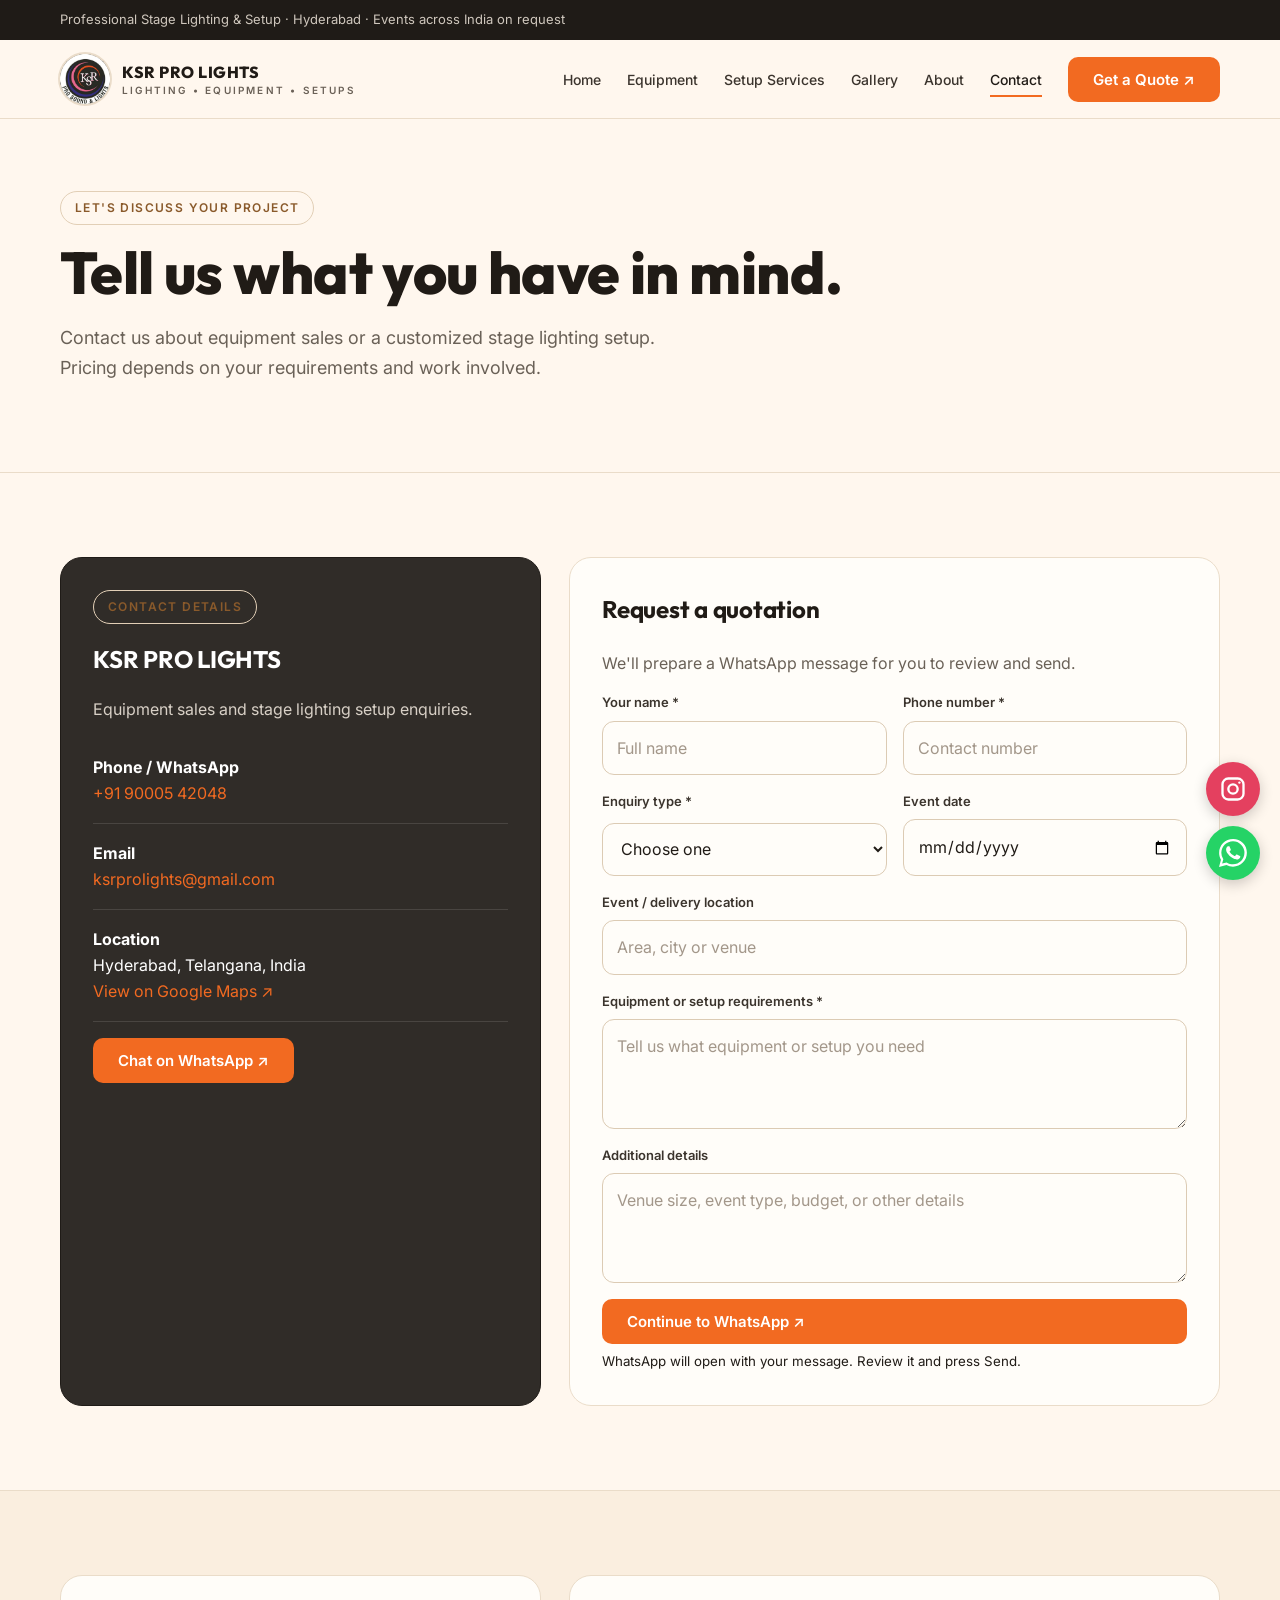
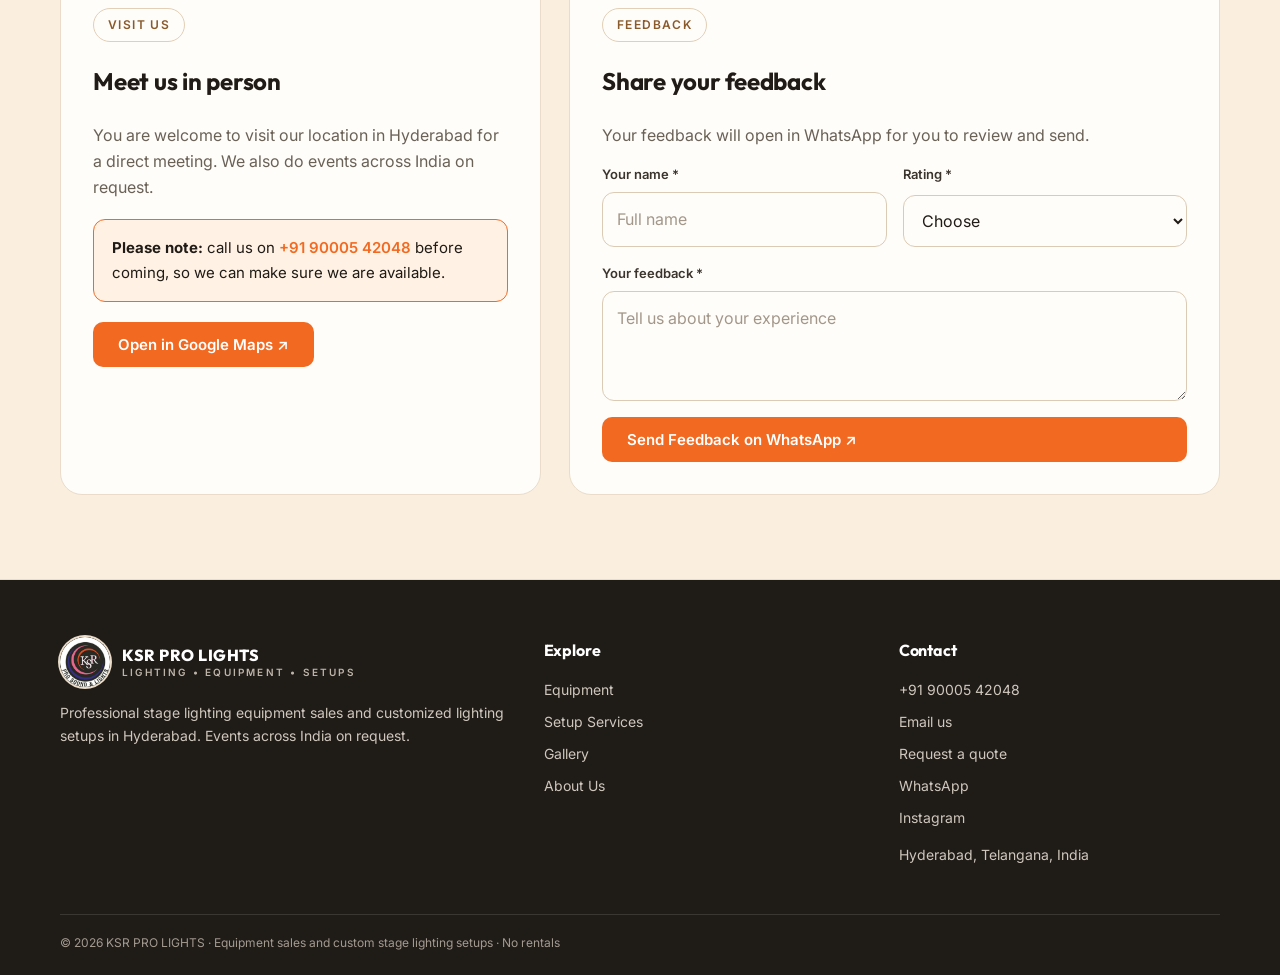
<file: contact.html>
<!doctype html><html lang="en"><head><meta charset="utf-8"><meta name="viewport" content="width=device-width,initial-scale=1"><meta name="description" content="Contact KSR PRO LIGHTS in Hyderabad for equipment sales and stage setup quotations."><title>Contact Us | KSR PRO LIGHTS</title><link rel="icon" href="logo.jpg"><link rel="preconnect" href="https://fonts.googleapis.com"><link rel="preconnect" href="https://fonts.gstatic.com" crossorigin><link href="https://fonts.googleapis.com/css2?family=Inter:wght@400;500;600;700&family=Outfit:wght@600;700;800&display=swap" rel="stylesheet"><meta name="theme-color" content="#0b0b10"><link rel="stylesheet" href="styles.css"></head><body><div class="top"><div class="wrap"><span>Professional Stage Lighting & Setup · Hyderabad · Events across India on request</span></div></div><header><div class="wrap nav"><a class="logo" href="index.html"><img class="mark" width="50" height="50" src="logo.jpg" alt="KSR Pro Sound &amp; Lights logo"><span>KSR PRO LIGHTS<small>LIGHTING • EQUIPMENT • SETUPS</small></span></a><button class="menu" aria-label="Toggle menu">☰</button><nav class="links"><a data-page="index.html" href="index.html">Home</a><a data-page="equipment.html" href="equipment.html">Equipment</a><a data-page="services.html" href="services.html">Setup Services</a><a data-page="gallery.html" href="gallery.html">Gallery</a><a data-page="about.html" href="about.html">About</a><a data-page="contact.html" href="contact.html">Contact</a><a class="btn primary" href="contact.html">Get a Quote ↗</a></nav></div></header><main><section class="pagehero"><div class="wrap"><span class="tag">LET'S DISCUSS YOUR PROJECT</span><h1>Tell us what you have in mind.</h1><p>Contact us about equipment sales or a customized stage lighting setup. Pricing depends on your requirements and work involved.</p></div></section><section class="section"><div class="wrap contactgrid"><aside class="panel"><span class="tag">CONTACT DETAILS</span><h2>KSR PRO LIGHTS</h2><p>Equipment sales and stage lighting setup enquiries.</p><div class="line"><b>Phone / WhatsApp</b><br><a href="tel:+919000542048">+91 90005 42048</a></div><div class="line"><b>Email</b><br><a href="mailto:ksrprolights@gmail.com">ksrprolights@gmail.com</a></div><div class="line"><b>Location</b><br>Hyderabad, Telangana, India<br><a href="https://maps.app.goo.gl/J4GzBbFniM7X2FqH8?g_st=aw" target="_blank" rel="noopener">View on Google Maps ↗</a></div><p><a class="btn primary" href="https://wa.me/919000542048" target="_blank">Chat on WhatsApp ↗</a></p></aside><form class="form" id="quoteform"><h2 style="margin-top:0">Request a quotation</h2><p>We'll prepare a WhatsApp message for you to review and send.</p><div class="fields"><div class="field"><label>Your name *</label><input name="name" required placeholder="Full name"></div><div class="field"><label>Phone number *</label><input name="phone" type="tel" required placeholder="Contact number"></div><div class="field"><label>Enquiry type *</label><select name="type" required><option value="">Choose one</option><option>Equipment purchase</option><option>Stage lighting setup</option><option>Equipment and setup</option><option>Other enquiry</option></select></div><div class="field"><label>Event date</label><input name="date" type="date"></div><div class="field full"><label>Event / delivery location</label><input name="location" placeholder="Area, city or venue"></div><div class="field full"><label>Equipment or setup requirements *</label><textarea name="requirements" required placeholder="Tell us what equipment or setup you need"></textarea></div><div class="field full"><label>Additional details</label><textarea name="message" placeholder="Venue size, event type, budget, or other details"></textarea></div><div class="field full"><button class="btn primary" type="submit">Continue to WhatsApp ↗</button><small>WhatsApp will open with your message. Review it and press Send.</small></div></div></form></div></section><section class="section soft"><div class="wrap contactgrid"><div class="form"><span class="tag">Visit Us</span><h2>Meet us in person</h2><p>You are welcome to visit our location in Hyderabad for a direct meeting. We also do events across India on request.</p><div class="caution"><b>Please note:</b> call us on <a href="tel:+919000542048">+91 90005 42048</a> before coming, so we can make sure we are available.</div><p style="margin-top:20px"><a class="btn primary" href="https://maps.app.goo.gl/J4GzBbFniM7X2FqH8?g_st=aw" target="_blank" rel="noopener">Open in Google Maps ↗</a></p></div><form class="form" id="feedbackform"><span class="tag">Feedback</span><h2>Share your feedback</h2><p>Your feedback will open in WhatsApp for you to review and send.</p><div class="fields"><div class="field"><label>Your name *</label><input name="name" required placeholder="Full name"></div><div class="field"><label>Rating *</label><select name="rating" required><option value="">Choose</option><option>5 - Excellent</option><option>4 - Good</option><option>3 - Average</option><option>2 - Poor</option><option>1 - Very poor</option></select></div><div class="field full"><label>Your feedback *</label><textarea name="message" required placeholder="Tell us about your experience"></textarea></div><div class="field full"><button class="btn primary" type="submit">Send Feedback on WhatsApp ↗</button></div></div></form></div></section></main><footer class="footer"><div class="wrap"><div class="footgrid"><div><div class="logo"><img class="mark" src="logo.jpg" alt="KSR Pro Sound &amp; Lights logo"><span>KSR PRO LIGHTS<small style="color:#ccc">LIGHTING • EQUIPMENT • SETUPS</small></span></div><p>Professional stage lighting equipment sales and customized lighting setups in Hyderabad. Events across India on request.</p></div><div><h4>Explore</h4><div class="footlinks"><a href="equipment.html">Equipment</a><a href="services.html">Setup Services</a><a href="gallery.html">Gallery</a><a href="about.html">About Us</a></div></div><div><h4>Contact</h4><div class="footlinks"><a href="tel:+919000542048">+91 90005 42048</a><a href="mailto:ksrprolights@gmail.com">Email us</a><a href="contact.html">Request a quote</a><a href="https://wa.me/919000542048">WhatsApp</a><a href="https://www.instagram.com/ksr_pro_lights/" target="_blank" rel="noopener">Instagram</a></div><p>Hyderabad, Telangana, India</p></div></div><div class="bottom">© <span data-year></span> KSR PRO LIGHTS · Equipment sales and custom stage lighting setups · No rentals</div></div></footer><a class="ig" aria-label="Instagram" href="https://www.instagram.com/ksr_pro_lights/" target="_blank" rel="noopener"><svg viewBox="0 0 24 24" width="28" height="28" fill="none" stroke="currentColor" stroke-width="2" stroke-linecap="round" stroke-linejoin="round"><rect x="3" y="3" width="18" height="18" rx="5"/><circle cx="12" cy="12" r="4"/><circle cx="17.500" cy="6.500" r="1" fill="currentColor" stroke="none"/></svg></a><a class="wa" aria-label="WhatsApp" href="https://wa.me/919000542048?text=Hello%20KSR%20PRO%20LIGHTS%2C%20I%20would%20like%20to%20enquire." target="_blank" rel="noopener"><svg viewBox="0 0 24 24" width="28" height="28" fill="currentColor"><path d="M20.5 3.5A11.9 11.9 0 0 0 12 0C5.4 0 .1 5.3.1 11.9c0 2.1.6 4.1 1.600 5.900L0 24l6.400-1.700a12 12 0 0 0 5.600 1.400c6.600 0 11.900-5.300 11.900-11.900 0-3.200-1.200-6.200-3.400-8.300zM12 21.700c-1.800 0-3.600-.5-5.100-1.400l-.4-.2-3.800 1 1-3.700-.2-.4a9.800 9.800 0 0 1-1.500-5.200C2.100 6.400 6.500 2 12 2c2.600 0 5.100 1 6.900 2.900a9.700 9.700 0 0 1 2.900 6.900c0 5.400-4.400 9.900-9.800 9.900zm5.400-7.400c-.3-.1-1.800-.9-2-1-.3-.1-.5-.1-.7.1l-.9 1.100c-.2.200-.3.200-.6.100a8 8 0 0 1-4-3.500c-.3-.5.300-.5.900-1.600.1-.2 0-.4 0-.5l-.9-2.200c-.2-.6-.5-.5-.7-.5h-.6c-.2 0-.5.100-.8.400-.3.300-1 1-1 2.500s1.100 2.900 1.200 3.100c.1.200 2.100 3.200 5.100 4.500 1.900.8 2.600.9 3.600.7.600-.1 1.800-.7 2-1.400.3-.7.300-1.300.2-1.400-.1-.1-.3-.2-.6-.3z"/></svg></a><script src="script.js"></script></body></html>
</file>
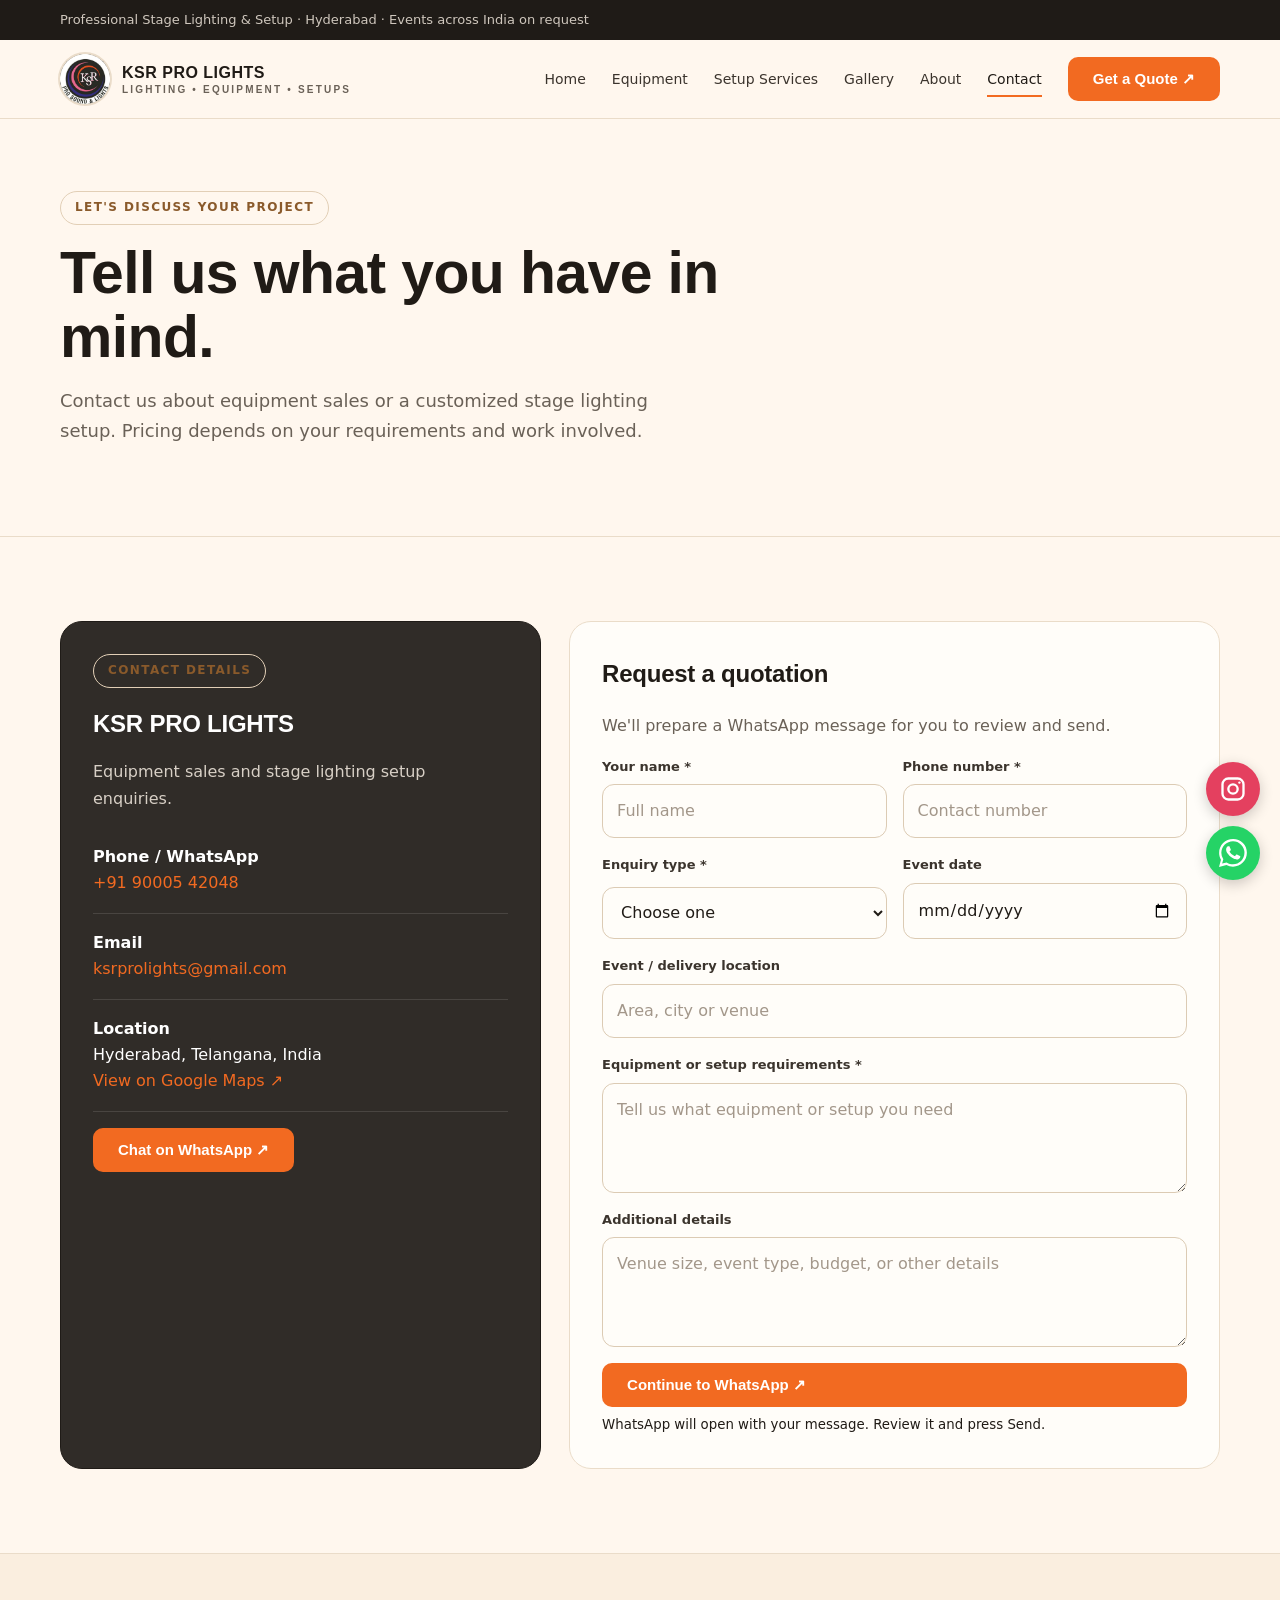
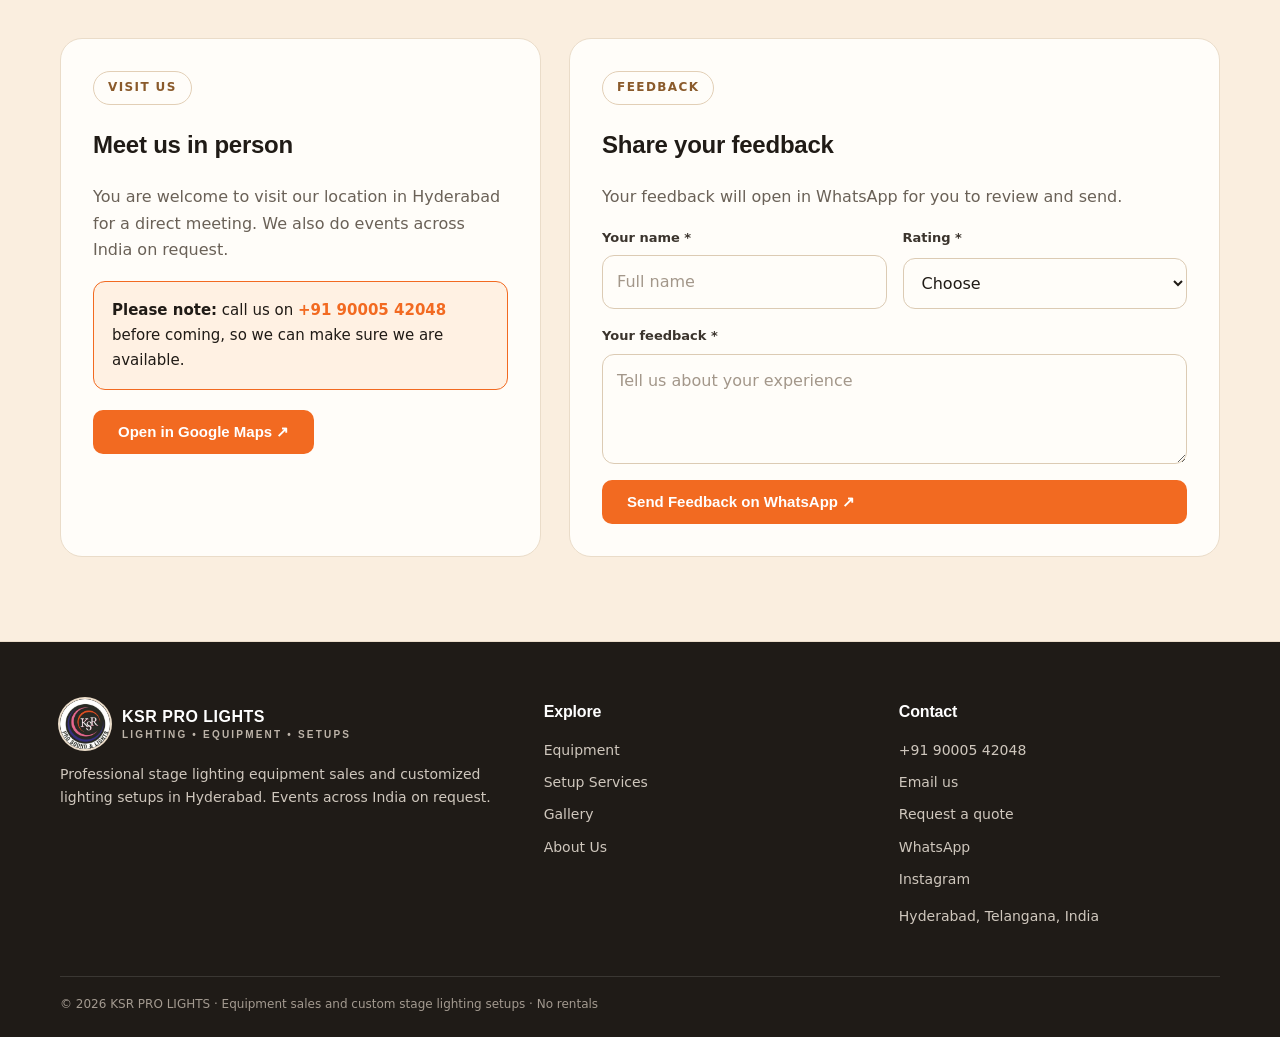
<file: ksr-pro-lights/contact.html>
<!doctype html><html lang="en"><head><meta charset="utf-8"><meta http-equiv="Content-Security-Policy" content="default-src 'self'; script-src 'self'; style-src 'self' https://fonts.googleapis.com; font-src https://fonts.gstatic.com; img-src 'self' data: https://images.unsplash.com; connect-src 'none'; object-src 'none'; base-uri 'self'; form-action 'none'; frame-src 'none'"><meta name="referrer" content="strict-origin-when-cross-origin"><meta name="viewport" content="width=device-width,initial-scale=1"><meta name="description" content="Contact KSR PRO LIGHTS in Hyderabad for equipment sales and stage setup quotations."><title>Contact Us | KSR PRO LIGHTS</title><link rel="icon" href="logo.jpg"><link rel="preconnect" href="https://fonts.googleapis.com"><link rel="preconnect" href="https://fonts.gstatic.com" crossorigin><link href="https://fonts.googleapis.com/css2?family=Inter:wght@400;500;600;700&family=Outfit:wght@600;700;800&display=swap" rel="stylesheet"><meta name="theme-color" content="#0b0b10"><link rel="stylesheet" href="styles.css"></head><body><div class="top"><div class="wrap"><span>Professional Stage Lighting & Setup · Hyderabad · Events across India on request</span></div></div><header><div class="wrap nav"><a class="logo" href="index.html"><img class="mark" width="50" height="50" src="logo.jpg" alt="KSR Pro Sound &amp; Lights logo"><span>KSR PRO LIGHTS<small>LIGHTING • EQUIPMENT • SETUPS</small></span></a><button class="menu" aria-label="Toggle menu">☰</button><nav class="links"><a data-page="index.html" href="index.html">Home</a><a data-page="equipment.html" href="equipment.html">Equipment</a><a data-page="services.html" href="services.html">Setup Services</a><a data-page="gallery.html" href="gallery.html">Gallery</a><a data-page="about.html" href="about.html">About</a><a data-page="contact.html" href="contact.html">Contact</a><a class="btn primary" href="contact.html">Get a Quote ↗</a></nav></div></header><main><section class="pagehero"><div class="wrap"><span class="tag">LET'S DISCUSS YOUR PROJECT</span><h1>Tell us what you have in mind.</h1><p>Contact us about equipment sales or a customized stage lighting setup. Pricing depends on your requirements and work involved.</p></div></section><section class="section"><div class="wrap contactgrid"><aside class="panel"><span class="tag">CONTACT DETAILS</span><h2>KSR PRO LIGHTS</h2><p>Equipment sales and stage lighting setup enquiries.</p><div class="line"><b>Phone / WhatsApp</b><br><a href="tel:+919000542048">+91 90005 42048</a></div><div class="line"><b>Email</b><br><a href="mailto:ksrprolights@gmail.com">ksrprolights@gmail.com</a></div><div class="line"><b>Location</b><br>Hyderabad, Telangana, India<br><a href="https://maps.app.goo.gl/J4GzBbFniM7X2FqH8" target="_blank" rel="noopener noreferrer">View on Google Maps ↗</a></div><p><a class="btn primary" href="https://wa.me/919000542048" target="_blank" rel="noopener noreferrer">Chat on WhatsApp ↗</a></p></aside><form class="form" id="quoteform"><h2 class="u-mt0">Request a quotation</h2><p>We'll prepare a WhatsApp message for you to review and send.</p><div class="fields"><div class="field"><label>Your name *</label><input name="name" required maxlength="80" autocomplete="name" placeholder="Full name"></div><div class="field"><label>Phone number *</label><input name="phone" type="tel" required maxlength="16" pattern="[0-9+\- ]{8,16}" inputmode="tel" autocomplete="tel" title="Enter a valid phone number" placeholder="Contact number"></div><div class="field"><label>Enquiry type *</label><select name="type" required><option value="">Choose one</option><option>Equipment purchase</option><option>Stage lighting setup</option><option>Equipment and setup</option><option>Other enquiry</option></select></div><div class="field"><label>Event date</label><input name="date" type="date"></div><div class="field full"><label>Event / delivery location</label><input name="location" maxlength="120" placeholder="Area, city or venue"></div><div class="field full"><label>Equipment or setup requirements *</label><textarea name="requirements" required maxlength="600" placeholder="Tell us what equipment or setup you need"></textarea></div><div class="field full"><label>Additional details</label><textarea name="message" maxlength="600" placeholder="Venue size, event type, budget, or other details"></textarea></div><div class="field full"><button class="btn primary" type="submit">Continue to WhatsApp ↗</button><small>WhatsApp will open with your message. Review it and press Send.</small></div></div></form></div></section><section class="section soft"><div class="wrap contactgrid"><div class="form"><span class="tag">Visit Us</span><h2>Meet us in person</h2><p>You are welcome to visit our location in Hyderabad for a direct meeting. We also do events across India on request.</p><div class="caution"><b>Please note:</b> call us on <a href="tel:+919000542048">+91 90005 42048</a> before coming, so we can make sure we are available.</div><p class="u-mt20"><a class="btn primary" href="https://maps.app.goo.gl/J4GzBbFniM7X2FqH8" target="_blank" rel="noopener noreferrer">Open in Google Maps ↗</a></p></div><form class="form" id="feedbackform"><span class="tag">Feedback</span><h2>Share your feedback</h2><p>Your feedback will open in WhatsApp for you to review and send.</p><div class="fields"><div class="field"><label>Your name *</label><input name="name" required maxlength="80" autocomplete="name" placeholder="Full name"></div><div class="field"><label>Rating *</label><select name="rating" required><option value="">Choose</option><option>5 - Excellent</option><option>4 - Good</option><option>3 - Average</option><option>2 - Poor</option><option>1 - Very poor</option></select></div><div class="field full"><label>Your feedback *</label><textarea name="message" required maxlength="600" placeholder="Tell us about your experience"></textarea></div><div class="field full"><button class="btn primary" type="submit">Send Feedback on WhatsApp ↗</button></div></div></form></div></section></main><footer class="footer"><div class="wrap"><div class="footgrid"><div><div class="logo"><img class="mark" src="logo.jpg" alt="KSR Pro Sound &amp; Lights logo"><span>KSR PRO LIGHTS<small class="u-c">LIGHTING • EQUIPMENT • SETUPS</small></span></div><p>Professional stage lighting equipment sales and customized lighting setups in Hyderabad. Events across India on request.</p></div><div><h4>Explore</h4><div class="footlinks"><a href="equipment.html">Equipment</a><a href="services.html">Setup Services</a><a href="gallery.html">Gallery</a><a href="about.html">About Us</a></div></div><div><h4>Contact</h4><div class="footlinks"><a href="tel:+919000542048">+91 90005 42048</a><a href="mailto:ksrprolights@gmail.com">Email us</a><a href="contact.html">Request a quote</a><a href="https://wa.me/919000542048">WhatsApp</a><a href="https://www.instagram.com/ksr_pro_lights/" target="_blank" rel="noopener noreferrer">Instagram</a></div><p>Hyderabad, Telangana, India</p></div></div><div class="bottom">© <span data-year></span> KSR PRO LIGHTS · Equipment sales and custom stage lighting setups · No rentals</div></div></footer><a class="ig" aria-label="Instagram" href="https://www.instagram.com/ksr_pro_lights/" target="_blank" rel="noopener noreferrer"><svg viewBox="0 0 24 24" width="28" height="28" fill="none" stroke="currentColor" stroke-width="2" stroke-linecap="round" stroke-linejoin="round"><rect x="3" y="3" width="18" height="18" rx="5"/><circle cx="12" cy="12" r="4"/><circle cx="17.500" cy="6.500" r="1" fill="currentColor" stroke="none"/></svg></a><a class="wa" aria-label="WhatsApp" href="https://wa.me/919000542048?text=Hello%20KSR%20PRO%20LIGHTS%2C%20I%20would%20like%20to%20enquire." target="_blank" rel="noopener noreferrer"><svg viewBox="0 0 24 24" width="28" height="28" fill="currentColor"><path d="M20.5 3.5A11.9 11.9 0 0 0 12 0C5.4 0 .1 5.3.1 11.9c0 2.1.6 4.1 1.600 5.900L0 24l6.400-1.700a12 12 0 0 0 5.600 1.400c6.600 0 11.900-5.300 11.900-11.900 0-3.200-1.200-6.200-3.400-8.300zM12 21.700c-1.800 0-3.600-.5-5.100-1.400l-.4-.2-3.800 1 1-3.700-.2-.4a9.800 9.800 0 0 1-1.500-5.200C2.100 6.400 6.500 2 12 2c2.600 0 5.100 1 6.900 2.900a9.700 9.700 0 0 1 2.900 6.900c0 5.400-4.400 9.900-9.800 9.900zm5.400-7.400c-.3-.1-1.800-.9-2-1-.3-.1-.5-.1-.7.1l-.9 1.100c-.2.200-.3.200-.6.100a8 8 0 0 1-4-3.500c-.3-.5.300-.5.900-1.600.1-.2 0-.4 0-.5l-.9-2.200c-.2-.6-.5-.5-.7-.5h-.6c-.2 0-.5.100-.8.400-.3.300-1 1-1 2.500s1.100 2.900 1.200 3.100c.1.200 2.100 3.200 5.100 4.500 1.900.8 2.600.9 3.600.7.600-.1 1.800-.7 2-1.400.3-.7.300-1.300.2-1.400-.1-.1-.3-.2-.6-.3z"/></svg></a><script src="script.js"></script></body></html>
</file>
<file: styles.css>
*{box-sizing:border-box}
:root{--bg:#0a0a10;--bg2:#11111a;--card:#15151f;--line:#262636;--text:#f3f3f8;--muted:#a3a3b8;--pink:#f06aa8;--orange:#f26a21;--blue:#4b3fd1;--grad:linear-gradient(120deg,var(--pink),var(--orange));--r:18px}
html{scroll-behavior:smooth}
body{margin:0;background:var(--bg);color:var(--text);font:16px/1.65 Inter,system-ui,Arial,sans-serif;-webkit-font-smoothing:antialiased}
h1,h2,h3,h4{font-family:Outfit,Inter,Arial,sans-serif;letter-spacing:-.01em}
a{color:inherit;text-decoration:none}p{color:var(--muted)}
.wrap{width:min(1160px,calc(100% - 40px));margin:auto}
.top{background:#000;color:var(--muted);padding:9px 0;font-size:13px;border-bottom:1px solid var(--line)}
.top .wrap{display:flex;justify-content:space-between;gap:12px;flex-wrap:wrap}.top a{color:var(--pink);font-weight:600}
header{position:sticky;top:0;background:#0a0a10d9;backdrop-filter:blur(14px);border-bottom:1px solid var(--line);z-index:10}
.nav{height:78px;display:flex;align-items:center;justify-content:space-between;gap:20px}
.logo{display:flex;align-items:center;gap:12px;font-family:Outfit,sans-serif;font-weight:800;letter-spacing:.5px;line-height:1.15}
.mark{width:50px;height:50px;border-radius:50%;object-fit:cover;box-shadow:0 0 0 2px #ffffff22,0 0 24px #f06aa840}
.logo small{display:block;font:600 10px Inter,sans-serif;letter-spacing:2.2px;color:var(--muted);margin-top:2px}
.links{display:flex;align-items:center;gap:26px;font-size:14px;font-weight:500;color:#d7d7e6}
.links a:not(.btn){position:relative;padding:6px 0}
.links a:not(.btn)::after{content:"";position:absolute;left:0;bottom:0;height:2px;width:0;background:var(--grad);transition:width .25s}
.links a:not(.btn):hover::after,.links a.active::after{width:100%}.links a:hover,.links .active{color:#fff}
.btn{display:inline-flex;align-items:center;gap:6px;border:1px solid transparent;border-radius:999px;padding:12px 24px;font:600 15px Inter,sans-serif;cursor:pointer;transition:transform .2s,box-shadow .2s,background .2s}
.btn:hover{transform:translateY(-2px)}
.primary{background:var(--grad);color:#fff;box-shadow:0 8px 28px #f26a2140}.primary:hover{box-shadow:0 12px 34px #f06aa85a}
.outline{border-color:#3a3a52;background:transparent;color:#fff}.outline:hover{background:#ffffff0f}
.menu{display:none;width:44px;height:44px;border:1px solid var(--line);background:var(--card);color:#fff;border-radius:12px;font-size:20px;cursor:pointer}
.hero{padding:88px 0;position:relative;overflow:hidden;background:radial-gradient(ellipse 60% 70% at 88% 10%,#4b3fd144,transparent 60%),radial-gradient(ellipse 50% 60% at 5% 100%,#f06aa822,transparent 60%),var(--bg)}
.grid2{display:grid;grid-template-columns:1.05fr .95fr;gap:56px;align-items:center}
.tag{display:inline-block;color:var(--pink);background:#f06aa814;border:1px solid #f06aa833;border-radius:999px;padding:6px 14px;font-size:12px;font-weight:600;letter-spacing:1.4px;text-transform:uppercase}
.hero h1{font-size:clamp(40px,5.4vw,72px);line-height:1.04;letter-spacing:-.03em;margin:22px 0;font-weight:800}
.orange{background:var(--grad);-webkit-background-clip:text;background-clip:text;color:transparent}
.hero p{font-size:18px;max-width:540px}
.actions{display:flex;gap:12px;flex-wrap:wrap;margin:28px 0}
.heroimg{width:100%;height:480px;object-fit:cover;border-radius:28px;border:1px solid #ffffff1a;box-shadow:0 30px 80px #4b3fd140,0 0 0 8px #ffffff06}
.section{padding:84px 0}.soft{background:var(--bg2);border-block:1px solid var(--line)}
.heading{margin-bottom:36px;max-width:680px}
.heading h2,.split h2{font-size:clamp(30px,3.6vw,46px);line-height:1.12;margin:16px 0;font-weight:700}
.cards{display:grid;grid-template-columns:repeat(4,1fr);gap:20px}
.card{border:1px solid var(--line);border-radius:var(--r);overflow:hidden;background:var(--card);transition:transform .3s,border-color .3s,box-shadow .3s}
.card:hover{transform:translateY(-6px);border-color:#f06aa866;box-shadow:0 18px 40px #00000066}
.card img{width:100%;height:180px;object-fit:cover;display:block;transition:transform .5s}.card:hover img{transform:scale(1.05)}
.card{overflow:hidden}.cardbody{padding:20px}.card h3{margin:0 0 6px;font-size:18px}.card p{font-size:14px;margin:0 0 14px}
.textlink{color:var(--pink);font:600 14px Inter,sans-serif;background:none;border:0;padding:0;cursor:pointer}.textlink:hover{color:var(--orange)}
.servicegrid{display:grid;grid-template-columns:repeat(3,1fr);gap:20px}
.service{padding:28px;border:1px solid var(--line);border-radius:var(--r);background:var(--card);transition:transform .3s,border-color .3s}
.service:hover{transform:translateY(-4px);border-color:#4b3fd1}.service h3{margin:18px 0 8px}.service p{margin:0;font-size:15px}
.icon{width:52px;height:52px;border-radius:14px;background:linear-gradient(135deg,#f06aa826,#4b3fd140);border:1px solid #ffffff14;color:var(--pink);display:grid;place-items:center;font-size:22px}
.split{display:grid;grid-template-columns:1fr 1fr;gap:56px;align-items:center}
.split img{width:100%;height:420px;object-fit:cover;border-radius:24px;border:1px solid #ffffff1a;box-shadow:0 24px 60px #00000080}
.checks{list-style:none;padding:0;margin:20px 0 26px}
.checks li{margin:12px 0;padding-left:32px;position:relative;color:#d7d7e6}
.checks li::before{content:"✓";position:absolute;left:0;top:2px;width:22px;height:22px;border-radius:50%;background:var(--grad);color:#fff;font-size:12px;font-weight:700;display:grid;place-items:center}
.banner{background:linear-gradient(120deg,#1b1450,#3b1d4d 55%,#4d2210);border:1px solid #ffffff1f;color:#fff;padding:44px;border-radius:26px;display:flex;align-items:center;justify-content:space-between;gap:24px}
.banner h2{margin:0;font-size:clamp(24px,3vw,34px)}.banner p{color:#e4dcf0;margin:8px 0 0}
.pagehero{padding:72px 0;background:radial-gradient(ellipse 50% 100% at 90% 0,#4b3fd13a,transparent 60%),var(--bg);border-bottom:1px solid var(--line)}
.pagehero h1{font-size:clamp(36px,4.6vw,60px);line-height:1.08;margin:16px 0;font-weight:800;max-width:820px}.pagehero p{max-width:640px;font-size:18px}
.filters{display:flex;gap:10px;flex-wrap:wrap;margin-bottom:28px}
.filters button{border:1px solid var(--line);background:var(--card);color:#d7d7e6;border-radius:999px;padding:9px 18px;cursor:pointer;font:600 14px Inter,sans-serif;transition:.2s}
.filters button.active,.filters button:hover{background:var(--grad);color:#fff;border-color:transparent}
.gallery{display:grid;grid-template-columns:repeat(3,1fr);gap:18px}
.gallery figure{margin:0;position:relative;overflow:hidden;border-radius:var(--r);min-height:260px;border:1px solid var(--line)}
.gallery img{width:100%;height:100%;min-height:260px;object-fit:cover;display:block;transition:transform .6s}.gallery figure:hover img{transform:scale(1.07)}
.gallery figcaption{position:absolute;bottom:0;left:0;right:0;padding:40px 18px 16px;color:#fff;font:600 16px Outfit,sans-serif;background:linear-gradient(transparent,#000d)}
.contactgrid{display:grid;grid-template-columns:.85fr 1.15fr;gap:28px}
.panel{background:linear-gradient(160deg,#1b1450,#15151f 70%);border:1px solid var(--line);color:#fff;border-radius:22px;padding:32px}
.panel h2{margin:16px 0 6px}.panel a{overflow-wrap:anywhere}.panel a:not(.btn){color:var(--pink)}
.line{border-bottom:1px solid #ffffff1f;padding:16px 0}
.form{padding:32px;border:1px solid var(--line);border-radius:22px;background:var(--card)}
.fields{display:grid;grid-template-columns:1fr 1fr;gap:16px}.field{display:grid;gap:7px}.field.full{grid-column:1/-1}
.field label{font-size:13px;font-weight:600;color:#d7d7e6}
.field input,.field select,.field textarea{width:100%;font:inherit;color:#fff;background:var(--bg);border:1px solid #33334a;border-radius:12px;padding:13px 14px;transition:border-color .2s,box-shadow .2s}
.field input::placeholder,.field textarea::placeholder{color:#6d6d85}
.field input:focus,.field select:focus,.field textarea:focus{outline:0;border-color:var(--pink);box-shadow:0 0 0 3px #f06aa826}
.field textarea{min-height:110px;resize:vertical}
.footer{background:#000;border-top:1px solid var(--line);padding:56px 0 22px}
.footgrid{display:grid;grid-template-columns:1.4fr 1fr 1fr;gap:34px}
.footer p,.footer a{color:var(--muted);font-size:14px}.footer a:hover{color:var(--pink)}.footer h4{margin:0 0 14px;font-size:16px}
.footlinks{display:grid;gap:9px}
.bottom{border-top:1px solid var(--line);margin-top:34px;padding-top:18px;font-size:12px;color:#7d7d95}
.wa{position:fixed;right:20px;bottom:20px;background:#25d366;color:#fff;border-radius:50%;width:58px;height:58px;display:grid;place-items:center;box-shadow:0 10px 30px #25d36655;z-index:20;transition:transform .2s}.wa:hover{transform:scale(1.1)}
@media(max-width:1000px){.cards{grid-template-columns:repeat(2,1fr)}.links{gap:16px}}
@media(max-width:820px){
 .menu{display:block}
 .links{display:none;position:absolute;top:78px;left:0;right:0;background:#0a0a10;padding:20px;flex-direction:column;align-items:stretch;gap:6px;border-bottom:1px solid var(--line)}
 .links.open{display:flex}.links a:not(.btn){padding:12px 4px}.links .btn{justify-content:center;margin-top:8px}
 .grid2,.split,.contactgrid{grid-template-columns:1fr;gap:34px}
 .hero{padding:52px 0}.heroimg{height:300px}.split img{height:300px}.section{padding:56px 0}
 .servicegrid,.gallery{grid-template-columns:1fr 1fr}.banner{align-items:flex-start;flex-direction:column;padding:30px}
 .fields{grid-template-columns:1fr}.field.full{grid-column:auto}.footgrid{grid-template-columns:1fr 1fr}.footgrid>div:first-child{grid-column:1/-1}}
@media(max-width:520px){.cards,.servicegrid,.gallery,.footgrid{grid-template-columns:1fr}.top .wrap{justify-content:center;text-align:center}.form,.panel{padding:22px}.logo small{display:none}}
.heroside{display:grid;gap:16px}
.slider{position:relative;display:block;height:460px;border-radius:28px;overflow:hidden;border:1px solid #ffffff1a;box-shadow:0 30px 80px #4b3fd140,0 0 0 8px #ffffff06;background:#000}
.slider img{position:absolute;inset:0;width:100%;height:100%;object-fit:cover;opacity:0;transform:scale(1.08);transition:opacity 1s ease,transform 6s ease}
.slider img.on{opacity:1;transform:scale(1)}
.slider::after{content:"";position:absolute;inset:auto 0 0;height:40%;background:linear-gradient(transparent,#000c)}
.viewtag{position:absolute;left:18px;bottom:18px;z-index:2;background:#0a0a10cc;backdrop-filter:blur(8px);border:1px solid #ffffff2a;color:#fff;font-weight:600;font-size:14px;padding:9px 16px;border-radius:999px;transition:.2s}
.slider:hover .viewtag{background:var(--grad);border-color:transparent}
.dots{position:absolute;right:18px;bottom:26px;z-index:2;display:flex;gap:6px}
.dots i{width:8px;height:8px;border-radius:50%;background:#ffffff55;transition:.3s}.dots i.on{width:24px;border-radius:6px;background:#fff}
.wide{justify-content:center;width:100%}
.qty{display:inline-block;font-size:11px;font-weight:700;letter-spacing:1px;text-transform:uppercase;color:var(--orange);background:#f26a2118;border:1px solid #f26a2133;border-radius:999px;padding:3px 10px;margin-bottom:10px}
@media(max-width:820px){.slider{height:300px}}

/* ===== Minimal override: solid colours, no glow, no gradients ===== */
:root{--accent:#f26a21;--grad:#f26a21;--pink:#f26a21;--card:#131318;--bg2:#0f0f14}
.orange{background:none;-webkit-background-clip:initial;background-clip:initial;color:var(--accent)}
.hero,.pagehero{background:var(--bg)}
.banner,.panel{background:var(--card);border:1px solid var(--line)}
.mark,.slider,.heroimg,.split img,.wa,.card:hover,.primary,.primary:hover{box-shadow:none}
.btn{border-radius:10px}
.primary{background:var(--accent)}.primary:hover{background:#ff7a33}
.tag{background:none;border:1px solid var(--line);color:var(--muted)}
.icon{background:#1b1b22;border:1px solid var(--line);color:var(--accent)}
.card:hover{border-color:#3a3a46}.service:hover{border-color:#3a3a46}
.filters button.active,.filters button:hover{background:var(--accent);border-color:var(--accent)}
.field input:focus,.field select:focus,.field textarea:focus{box-shadow:none;border-color:var(--accent)}
.viewtag{backdrop-filter:none}.slider:hover .viewtag{background:var(--accent)}
.slider::after{background:linear-gradient(transparent,#000a)}
.gallery figcaption{background:linear-gradient(transparent,#000a)}
.dots i.on{background:#fff}
.photoph{height:420px;border:1px dashed #3a3a46;border-radius:var(--r);background:var(--card);display:flex;flex-direction:column;align-items:center;justify-content:center;gap:12px;color:var(--muted);font-size:14px}
.caution{margin-top:18px;padding:16px 18px;border:1px solid var(--accent);border-radius:12px;color:#f3f3f8;font-size:15px}
.caution a{color:var(--accent);font-weight:600}
textarea,select{font-family:inherit}

/* ===== Motion ===== */
body{animation:pagein .4s ease both}
@keyframes pagein{from{opacity:0}to{opacity:1}}
main{animation:rise .55s cubic-bezier(.2,.7,.2,1) both}
@keyframes rise{from{opacity:0;transform:translateY(14px)}to{opacity:1;transform:none}}
body.leaving{opacity:0;transition:opacity .25s ease}
.btn,.filters button,.textlink,.menu,.wa{position:relative;overflow:hidden;transition:transform .15s ease,background .2s,border-color .2s}
.wa{overflow:visible}
.btn:active,.filters button:active,.menu:active,.wa:active{transform:scale(.94)}
.textlink:active{transform:scale(.96)}
.ripple{position:absolute;border-radius:50%;background:#ffffff45;transform:scale(0);animation:rip .6s ease-out forwards;pointer-events:none}
@keyframes rip{to{transform:scale(4);opacity:0}}
@media(prefers-reduced-motion:reduce){*{animation:none!important;transition:none!important}}

/* ===== Cream theme ===== */
:root{--bg:#fff7ee;--bg2:#faeedf;--card:#fffdf9;--line:#eadcc9;--text:#201b16;--muted:#6a6157;--dark:#1f1b17}
body{background:var(--bg);color:var(--text)}
header{background:#fff7eef2;border-bottom-color:var(--line)}
.links{color:#3b342d}.links a:hover,.links .active{color:var(--text)}
.mark{box-shadow:0 0 0 2px var(--line)}
.top{background:var(--dark);color:#cfc7bd;border-color:var(--dark)}
.outline{border-color:#d8c8b3;color:var(--text)}.outline:hover{background:#f3e6d4}
.menu{background:var(--card);color:var(--text);border-color:var(--line)}
.tag{border-color:#e2cfb6;color:#8a5a2b}
.card:hover,.service:hover{border-color:#d8c3a5}
.filters button{color:#3b342d}
.checks li{color:#3b342d}
.icon{background:#fbeedd;border-color:var(--line)}
.banner,.panel{background:var(--dark);border-color:var(--dark);color:#fff}
.banner p,.panel p{color:#d8d0c6}
.field label{color:#3b342d}
.field input,.field select,.field textarea{background:#fffdf9;color:var(--text);border-color:#dccbb4}
.field input::placeholder,.field textarea::placeholder{color:#a3978a}
.caution{color:var(--text);background:#fff1e3}
.photoph{background:#fbf1e4;border-color:#d8c3a5}
.footer{background:var(--dark);border-color:var(--dark);color:#fff}
.footer p,.footer a{color:#cfc7bd}.footer a:hover{color:var(--accent)}
.bottom{border-color:#ffffff1f;color:#a39a90}
.logo small{color:var(--muted)}.footer .logo small{color:#bdb4a9!important}
@media(max-width:820px){.links{background:#fff7ee;border-bottom-color:var(--line)}}

/* ===== Floating buttons (fixed) ===== */
.wa,.ig{position:fixed!important;right:20px;width:54px;height:54px;border-radius:50%;display:grid;place-items:center;color:#fff;z-index:20;box-shadow:0 4px 14px #0003;overflow:hidden;transition:transform .2s}
.wa{bottom:20px;background:#25d366}
.ig{bottom:84px;background:#e4405f}
.wa:hover,.ig:hover{transform:scale(1.08)}
.wa svg,.ig svg{display:block}

/* ===== Frosted glass ===== */
header{background:rgba(255,247,238,.68);backdrop-filter:blur(16px) saturate(150%);-webkit-backdrop-filter:blur(16px) saturate(150%)}
@media(max-width:820px){.links{background:rgba(255,247,238,.9);backdrop-filter:blur(16px);-webkit-backdrop-filter:blur(16px)}}
.viewtag,.dots,.fcap,.gallery figcaption{background:rgba(24,19,14,.38);backdrop-filter:blur(12px) saturate(140%);-webkit-backdrop-filter:blur(12px) saturate(140%);border:1px solid rgba(255,255,255,.28);color:#fff}
.slider:hover .viewtag{background:rgba(242,106,33,.85)}
.dots{bottom:18px;right:18px;padding:8px 11px;border-radius:999px}
.gallery figcaption{left:12px;right:12px;bottom:12px;padding:10px 14px;border-radius:12px;font-size:15px}
.slider::after{display:none}
.panel{background:rgba(31,27,23,.92)}
.fcap{position:absolute;left:14px;bottom:14px;z-index:3;padding:9px 16px;border-radius:999px;font-size:13px;font-weight:600}

/* ===== Founder scroll animation ===== */
.founder{height:230vh;position:relative;background:var(--bg2);border-block:1px solid var(--line)}
.fsticky{position:sticky;top:78px;height:calc(100vh - 78px);display:flex;align-items:center}
.fframe{position:relative;height:min(560px,calc(100vh - 170px));aspect-ratio:4/5;border-radius:22px;overflow:hidden;border:1px solid var(--line);justify-self:center;background:#e9dccb}
.fframe img{position:absolute;inset:0;width:100%;height:100%;object-fit:cover;border-radius:0;border:0;will-change:transform,clip-path}
.f2{clip-path:inset(100% 0 0 0)}
.founder h2{font-size:clamp(28px,3.4vw,42px);margin:14px 0}
@media(max-width:820px){.founder{height:190vh}.fframe{height:min(46vh,400px)}.fsticky .split{gap:22px}}
@media(prefers-reduced-motion:reduce){.founder{height:auto}.fsticky{position:static;height:auto;padding:60px 0}.f2{display:none}}
</file>
<file: ksr-pro-lights/styles.css>
*{box-sizing:border-box}
:root{--bg:#0a0a10;--bg2:#11111a;--card:#15151f;--line:#262636;--text:#f3f3f8;--muted:#a3a3b8;--pink:#f06aa8;--orange:#f26a21;--blue:#4b3fd1;--grad:linear-gradient(120deg,var(--pink),var(--orange));--r:18px}
html{scroll-behavior:smooth}
body{margin:0;background:var(--bg);color:var(--text);font:16px/1.65 Inter,system-ui,Arial,sans-serif;-webkit-font-smoothing:antialiased}
h1,h2,h3,h4{font-family:Outfit,Inter,Arial,sans-serif;letter-spacing:-.01em}
a{color:inherit;text-decoration:none}p{color:var(--muted)}
.wrap{width:min(1160px,calc(100% - 40px));margin:auto}
.top{background:#000;color:var(--muted);padding:9px 0;font-size:13px;border-bottom:1px solid var(--line)}
.top .wrap{display:flex;justify-content:space-between;gap:12px;flex-wrap:wrap}.top a{color:var(--pink);font-weight:600}
header{position:sticky;top:0;background:#0a0a10d9;backdrop-filter:blur(14px);border-bottom:1px solid var(--line);z-index:10}
.nav{height:78px;display:flex;align-items:center;justify-content:space-between;gap:20px}
.logo{display:flex;align-items:center;gap:12px;font-family:Outfit,sans-serif;font-weight:800;letter-spacing:.5px;line-height:1.15}
.mark{width:50px;height:50px;border-radius:50%;object-fit:cover;box-shadow:0 0 0 2px #ffffff22,0 0 24px #f06aa840}
.logo small{display:block;font:600 10px Inter,sans-serif;letter-spacing:2.2px;color:var(--muted);margin-top:2px}
.links{display:flex;align-items:center;gap:26px;font-size:14px;font-weight:500;color:#d7d7e6}
.links a:not(.btn){position:relative;padding:6px 0}
.links a:not(.btn)::after{content:"";position:absolute;left:0;bottom:0;height:2px;width:0;background:var(--grad);transition:width .25s}
.links a:not(.btn):hover::after,.links a.active::after{width:100%}.links a:hover,.links .active{color:#fff}
.btn{display:inline-flex;align-items:center;gap:6px;border:1px solid transparent;border-radius:999px;padding:12px 24px;font:600 15px Inter,sans-serif;cursor:pointer;transition:transform .2s,box-shadow .2s,background .2s}
.btn:hover{transform:translateY(-2px)}
.primary{background:var(--grad);color:#fff;box-shadow:0 8px 28px #f26a2140}.primary:hover{box-shadow:0 12px 34px #f06aa85a}
.outline{border-color:#3a3a52;background:transparent;color:#fff}.outline:hover{background:#ffffff0f}
.menu{display:none;width:44px;height:44px;border:1px solid var(--line);background:var(--card);color:#fff;border-radius:12px;font-size:20px;cursor:pointer}
.hero{padding:88px 0;position:relative;overflow:hidden;background:radial-gradient(ellipse 60% 70% at 88% 10%,#4b3fd144,transparent 60%),radial-gradient(ellipse 50% 60% at 5% 100%,#f06aa822,transparent 60%),var(--bg)}
.grid2{display:grid;grid-template-columns:1.05fr .95fr;gap:56px;align-items:center}
.tag{display:inline-block;color:var(--pink);background:#f06aa814;border:1px solid #f06aa833;border-radius:999px;padding:6px 14px;font-size:12px;font-weight:600;letter-spacing:1.4px;text-transform:uppercase}
.hero h1{font-size:clamp(40px,5.4vw,72px);line-height:1.04;letter-spacing:-.03em;margin:22px 0;font-weight:800}
.orange{background:var(--grad);-webkit-background-clip:text;background-clip:text;color:transparent}
.hero p{font-size:18px;max-width:540px}
.actions{display:flex;gap:12px;flex-wrap:wrap;margin:28px 0}
.heroimg{width:100%;height:480px;object-fit:cover;border-radius:28px;border:1px solid #ffffff1a;box-shadow:0 30px 80px #4b3fd140,0 0 0 8px #ffffff06}
.section{padding:84px 0}.soft{background:var(--bg2);border-block:1px solid var(--line)}
.heading{margin-bottom:36px;max-width:680px}
.heading h2,.split h2{font-size:clamp(30px,3.6vw,46px);line-height:1.12;margin:16px 0;font-weight:700}
.cards{display:grid;grid-template-columns:repeat(4,1fr);gap:20px}
.card{border:1px solid var(--line);border-radius:var(--r);overflow:hidden;background:var(--card);transition:transform .3s,border-color .3s,box-shadow .3s}
.card:hover{transform:translateY(-6px);border-color:#f06aa866;box-shadow:0 18px 40px #00000066}
.card img{width:100%;height:180px;object-fit:cover;display:block;transition:transform .5s}.card:hover img{transform:scale(1.05)}
.card{overflow:hidden}.cardbody{padding:20px}.card h3{margin:0 0 6px;font-size:18px}.card p{font-size:14px;margin:0 0 14px}
.textlink{color:var(--pink);font:600 14px Inter,sans-serif;background:none;border:0;padding:0;cursor:pointer}.textlink:hover{color:var(--orange)}
.servicegrid{display:grid;grid-template-columns:repeat(3,1fr);gap:20px}
.service{padding:28px;border:1px solid var(--line);border-radius:var(--r);background:var(--card);transition:transform .3s,border-color .3s}
.service:hover{transform:translateY(-4px);border-color:#4b3fd1}.service h3{margin:18px 0 8px}.service p{margin:0;font-size:15px}
.icon{width:52px;height:52px;border-radius:14px;background:linear-gradient(135deg,#f06aa826,#4b3fd140);border:1px solid #ffffff14;color:var(--pink);display:grid;place-items:center;font-size:22px}
.split{display:grid;grid-template-columns:1fr 1fr;gap:56px;align-items:center}
.split img{width:100%;height:420px;object-fit:cover;border-radius:24px;border:1px solid #ffffff1a;box-shadow:0 24px 60px #00000080}
.checks{list-style:none;padding:0;margin:20px 0 26px}
.checks li{margin:12px 0;padding-left:32px;position:relative;color:#d7d7e6}
.checks li::before{content:"✓";position:absolute;left:0;top:2px;width:22px;height:22px;border-radius:50%;background:var(--grad);color:#fff;font-size:12px;font-weight:700;display:grid;place-items:center}
.banner{background:linear-gradient(120deg,#1b1450,#3b1d4d 55%,#4d2210);border:1px solid #ffffff1f;color:#fff;padding:44px;border-radius:26px;display:flex;align-items:center;justify-content:space-between;gap:24px}
.banner h2{margin:0;font-size:clamp(24px,3vw,34px)}.banner p{color:#e4dcf0;margin:8px 0 0}
.pagehero{padding:72px 0;background:radial-gradient(ellipse 50% 100% at 90% 0,#4b3fd13a,transparent 60%),var(--bg);border-bottom:1px solid var(--line)}
.pagehero h1{font-size:clamp(36px,4.6vw,60px);line-height:1.08;margin:16px 0;font-weight:800;max-width:820px}.pagehero p{max-width:640px;font-size:18px}
.filters{display:flex;gap:10px;flex-wrap:wrap;margin-bottom:28px}
.filters button{border:1px solid var(--line);background:var(--card);color:#d7d7e6;border-radius:999px;padding:9px 18px;cursor:pointer;font:600 14px Inter,sans-serif;transition:.2s}
.filters button.active,.filters button:hover{background:var(--grad);color:#fff;border-color:transparent}
.gallery{display:grid;grid-template-columns:repeat(3,1fr);gap:18px}
.gallery figure{margin:0;position:relative;overflow:hidden;border-radius:var(--r);min-height:260px;border:1px solid var(--line)}
.gallery img{width:100%;height:100%;min-height:260px;object-fit:cover;display:block;transition:transform .6s}.gallery figure:hover img{transform:scale(1.07)}
.gallery figcaption{position:absolute;bottom:0;left:0;right:0;padding:40px 18px 16px;color:#fff;font:600 16px Outfit,sans-serif;background:linear-gradient(transparent,#000d)}
.contactgrid{display:grid;grid-template-columns:.85fr 1.15fr;gap:28px}
.panel{background:linear-gradient(160deg,#1b1450,#15151f 70%);border:1px solid var(--line);color:#fff;border-radius:22px;padding:32px}
.panel h2{margin:16px 0 6px}.panel a{overflow-wrap:anywhere}.panel a:not(.btn){color:var(--pink)}
.line{border-bottom:1px solid #ffffff1f;padding:16px 0}
.form{padding:32px;border:1px solid var(--line);border-radius:22px;background:var(--card)}
.fields{display:grid;grid-template-columns:1fr 1fr;gap:16px}.field{display:grid;gap:7px}.field.full{grid-column:1/-1}
.field label{font-size:13px;font-weight:600;color:#d7d7e6}
.field input,.field select,.field textarea{width:100%;font:inherit;color:#fff;background:var(--bg);border:1px solid #33334a;border-radius:12px;padding:13px 14px;transition:border-color .2s,box-shadow .2s}
.field input::placeholder,.field textarea::placeholder{color:#6d6d85}
.field input:focus,.field select:focus,.field textarea:focus{outline:0;border-color:var(--pink);box-shadow:0 0 0 3px #f06aa826}
.field textarea{min-height:110px;resize:vertical}
.footer{background:#000;border-top:1px solid var(--line);padding:56px 0 22px}
.footgrid{display:grid;grid-template-columns:1.4fr 1fr 1fr;gap:34px}
.footer p,.footer a{color:var(--muted);font-size:14px}.footer a:hover{color:var(--pink)}.footer h4{margin:0 0 14px;font-size:16px}
.footlinks{display:grid;gap:9px}
.bottom{border-top:1px solid var(--line);margin-top:34px;padding-top:18px;font-size:12px;color:#7d7d95}
.wa{position:fixed;right:20px;bottom:20px;background:#25d366;color:#fff;border-radius:50%;width:58px;height:58px;display:grid;place-items:center;box-shadow:0 10px 30px #25d36655;z-index:20;transition:transform .2s}.wa:hover{transform:scale(1.1)}
@media(max-width:1000px){.cards{grid-template-columns:repeat(2,1fr)}.links{gap:16px}}
@media(max-width:820px){
 .menu{display:block}
 .links{display:none;position:absolute;top:78px;left:0;right:0;background:#0a0a10;padding:20px;flex-direction:column;align-items:stretch;gap:6px;border-bottom:1px solid var(--line)}
 .links.open{display:flex}.links a:not(.btn){padding:12px 4px}.links .btn{justify-content:center;margin-top:8px}
 .grid2,.split,.contactgrid{grid-template-columns:1fr;gap:34px}
 .hero{padding:52px 0}.heroimg{height:300px}.split img{height:300px}.section{padding:56px 0}
 .servicegrid,.gallery{grid-template-columns:1fr 1fr}.banner{align-items:flex-start;flex-direction:column;padding:30px}
 .fields{grid-template-columns:1fr}.field.full{grid-column:auto}.footgrid{grid-template-columns:1fr 1fr}.footgrid>div:first-child{grid-column:1/-1}}
@media(max-width:520px){.cards,.servicegrid,.gallery,.footgrid{grid-template-columns:1fr}.top .wrap{justify-content:center;text-align:center}.form,.panel{padding:22px}.logo small{display:none}}
.heroside{display:grid;gap:16px}
.slider{position:relative;display:block;height:460px;border-radius:28px;overflow:hidden;border:1px solid #ffffff1a;box-shadow:0 30px 80px #4b3fd140,0 0 0 8px #ffffff06;background:#000}
.slider img{position:absolute;inset:0;width:100%;height:100%;object-fit:cover;opacity:0;transform:scale(1.08);transition:opacity 1s ease,transform 6s ease}
.slider img.on{opacity:1;transform:scale(1)}
.slider::after{content:"";position:absolute;inset:auto 0 0;height:40%;background:linear-gradient(transparent,#000c)}
.viewtag{position:absolute;left:18px;bottom:18px;z-index:2;background:#0a0a10cc;backdrop-filter:blur(8px);border:1px solid #ffffff2a;color:#fff;font-weight:600;font-size:14px;padding:9px 16px;border-radius:999px;transition:.2s}
.slider:hover .viewtag{background:var(--grad);border-color:transparent}
.dots{position:absolute;right:18px;bottom:26px;z-index:2;display:flex;gap:6px}
.dots i{width:8px;height:8px;border-radius:50%;background:#ffffff55;transition:.3s}.dots i.on{width:24px;border-radius:6px;background:#fff}
.wide{justify-content:center;width:100%}
.qty{display:inline-block;font-size:11px;font-weight:700;letter-spacing:1px;text-transform:uppercase;color:var(--orange);background:#f26a2118;border:1px solid #f26a2133;border-radius:999px;padding:3px 10px;margin-bottom:10px}
@media(max-width:820px){.slider{height:300px}}

/* ===== Minimal override: solid colours, no glow, no gradients ===== */
:root{--accent:#f26a21;--grad:#f26a21;--pink:#f26a21;--card:#131318;--bg2:#0f0f14}
.orange{background:none;-webkit-background-clip:initial;background-clip:initial;color:var(--accent)}
.hero,.pagehero{background:var(--bg)}
.banner,.panel{background:var(--card);border:1px solid var(--line)}
.mark,.slider,.heroimg,.split img,.wa,.card:hover,.primary,.primary:hover{box-shadow:none}
.btn{border-radius:10px}
.primary{background:var(--accent)}.primary:hover{background:#ff7a33}
.tag{background:none;border:1px solid var(--line);color:var(--muted)}
.icon{background:#1b1b22;border:1px solid var(--line);color:var(--accent)}
.card:hover{border-color:#3a3a46}.service:hover{border-color:#3a3a46}
.filters button.active,.filters button:hover{background:var(--accent);border-color:var(--accent)}
.field input:focus,.field select:focus,.field textarea:focus{box-shadow:none;border-color:var(--accent)}
.viewtag{backdrop-filter:none}.slider:hover .viewtag{background:var(--accent)}
.slider::after{background:linear-gradient(transparent,#000a)}
.gallery figcaption{background:linear-gradient(transparent,#000a)}
.dots i.on{background:#fff}
.photoph{height:420px;border:1px dashed #3a3a46;border-radius:var(--r);background:var(--card);display:flex;flex-direction:column;align-items:center;justify-content:center;gap:12px;color:var(--muted);font-size:14px}
.caution{margin-top:18px;padding:16px 18px;border:1px solid var(--accent);border-radius:12px;color:#f3f3f8;font-size:15px}
.caution a{color:var(--accent);font-weight:600}
textarea,select{font-family:inherit}

/* ===== Motion ===== */
body{animation:pagein .4s ease both}
@keyframes pagein{from{opacity:0}to{opacity:1}}
main{animation:rise .55s cubic-bezier(.2,.7,.2,1) both}
@keyframes rise{from{opacity:0;transform:translateY(14px)}to{opacity:1;transform:none}}
body.leaving{opacity:0;transition:opacity .25s ease}
.btn,.filters button,.textlink,.menu,.wa{position:relative;overflow:hidden;transition:transform .15s ease,background .2s,border-color .2s}
.wa{overflow:visible}
.btn:active,.filters button:active,.menu:active,.wa:active{transform:scale(.94)}
.textlink:active{transform:scale(.96)}
.ripple{position:absolute;border-radius:50%;background:#ffffff45;transform:scale(0);animation:rip .6s ease-out forwards;pointer-events:none}
@keyframes rip{to{transform:scale(4);opacity:0}}
@media(prefers-reduced-motion:reduce){*{animation:none!important;transition:none!important}}

/* ===== Cream theme ===== */
:root{--bg:#fff7ee;--bg2:#faeedf;--card:#fffdf9;--line:#eadcc9;--text:#201b16;--muted:#6a6157;--dark:#1f1b17}
body{background:var(--bg);color:var(--text)}
header{background:#fff7eef2;border-bottom-color:var(--line)}
.links{color:#3b342d}.links a:hover,.links .active{color:var(--text)}
.mark{box-shadow:0 0 0 2px var(--line)}
.top{background:var(--dark);color:#cfc7bd;border-color:var(--dark)}
.outline{border-color:#d8c8b3;color:var(--text)}.outline:hover{background:#f3e6d4}
.menu{background:var(--card);color:var(--text);border-color:var(--line)}
.tag{border-color:#e2cfb6;color:#8a5a2b}
.card:hover,.service:hover{border-color:#d8c3a5}
.filters button{color:#3b342d}
.checks li{color:#3b342d}
.icon{background:#fbeedd;border-color:var(--line)}
.banner,.panel{background:var(--dark);border-color:var(--dark);color:#fff}
.banner p,.panel p{color:#d8d0c6}
.field label{color:#3b342d}
.field input,.field select,.field textarea{background:#fffdf9;color:var(--text);border-color:#dccbb4}
.field input::placeholder,.field textarea::placeholder{color:#a3978a}
.caution{color:var(--text);background:#fff1e3}
.photoph{background:#fbf1e4;border-color:#d8c3a5}
.footer{background:var(--dark);border-color:var(--dark);color:#fff}
.footer p,.footer a{color:#cfc7bd}.footer a:hover{color:var(--accent)}
.bottom{border-color:#ffffff1f;color:#a39a90}
.logo small{color:var(--muted)}.footer .logo small{color:#bdb4a9!important}
@media(max-width:820px){.links{background:#fff7ee;border-bottom-color:var(--line)}}

/* ===== Floating buttons (fixed) ===== */
.wa,.ig{position:fixed!important;right:20px;width:54px;height:54px;border-radius:50%;display:grid;place-items:center;color:#fff;z-index:20;box-shadow:0 4px 14px #0003;overflow:hidden;transition:transform .2s}
.wa{bottom:20px;background:#25d366}
.ig{bottom:84px;background:#e4405f}
.wa:hover,.ig:hover{transform:scale(1.08)}
.wa svg,.ig svg{display:block}

/* ===== Frosted glass ===== */
header{background:rgba(255,247,238,.68);backdrop-filter:blur(16px) saturate(150%);-webkit-backdrop-filter:blur(16px) saturate(150%)}
@media(max-width:820px){.links{background:rgba(255,247,238,.9);backdrop-filter:blur(16px);-webkit-backdrop-filter:blur(16px)}}
.viewtag,.dots,.fcap,.gallery figcaption{background:rgba(24,19,14,.38);backdrop-filter:blur(12px) saturate(140%);-webkit-backdrop-filter:blur(12px) saturate(140%);border:1px solid rgba(255,255,255,.28);color:#fff}
.slider:hover .viewtag{background:rgba(242,106,33,.85)}
.dots{bottom:18px;right:18px;padding:8px 11px;border-radius:999px}
.gallery figcaption{left:12px;right:12px;bottom:12px;padding:10px 14px;border-radius:12px;font-size:15px}
.slider::after{display:none}
.panel{background:rgba(31,27,23,.92)}
.fcap{position:absolute;left:14px;bottom:14px;z-index:3;padding:9px 16px;border-radius:999px;font-size:13px;font-weight:600}

/* ===== Founder scroll animation ===== */
.founder{height:230vh;position:relative;background:var(--bg2);border-block:1px solid var(--line)}
.fsticky{position:sticky;top:78px;height:calc(100vh - 78px);display:flex;align-items:center}
.fframe{position:relative;height:min(560px,calc(100vh - 170px));aspect-ratio:4/5;border-radius:22px;overflow:hidden;border:1px solid var(--line);justify-self:center;background:#e9dccb}
.fframe img{position:absolute;inset:0;width:100%;height:100%;object-fit:cover;border-radius:0;border:0;will-change:transform,clip-path}
.f2{clip-path:inset(100% 0 0 0)}
.founder h2{font-size:clamp(28px,3.4vw,42px);margin:14px 0}
@media(max-width:820px){.founder{height:190vh}.fframe{height:min(46vh,400px)}.fsticky .split{gap:22px}}
@media(prefers-reduced-motion:reduce){.founder{height:auto}.fsticky{position:static;height:auto;padding:60px 0}.f2{display:none}}

/* utilities (replace inline styles for CSP) */
.u-c{color:#ccc!important}.u-mt0{margin-top:0}.u-mt20{margin-top:20px}.u-mt35{margin-top:35px}
.u-center{text-align:center}
</file>
